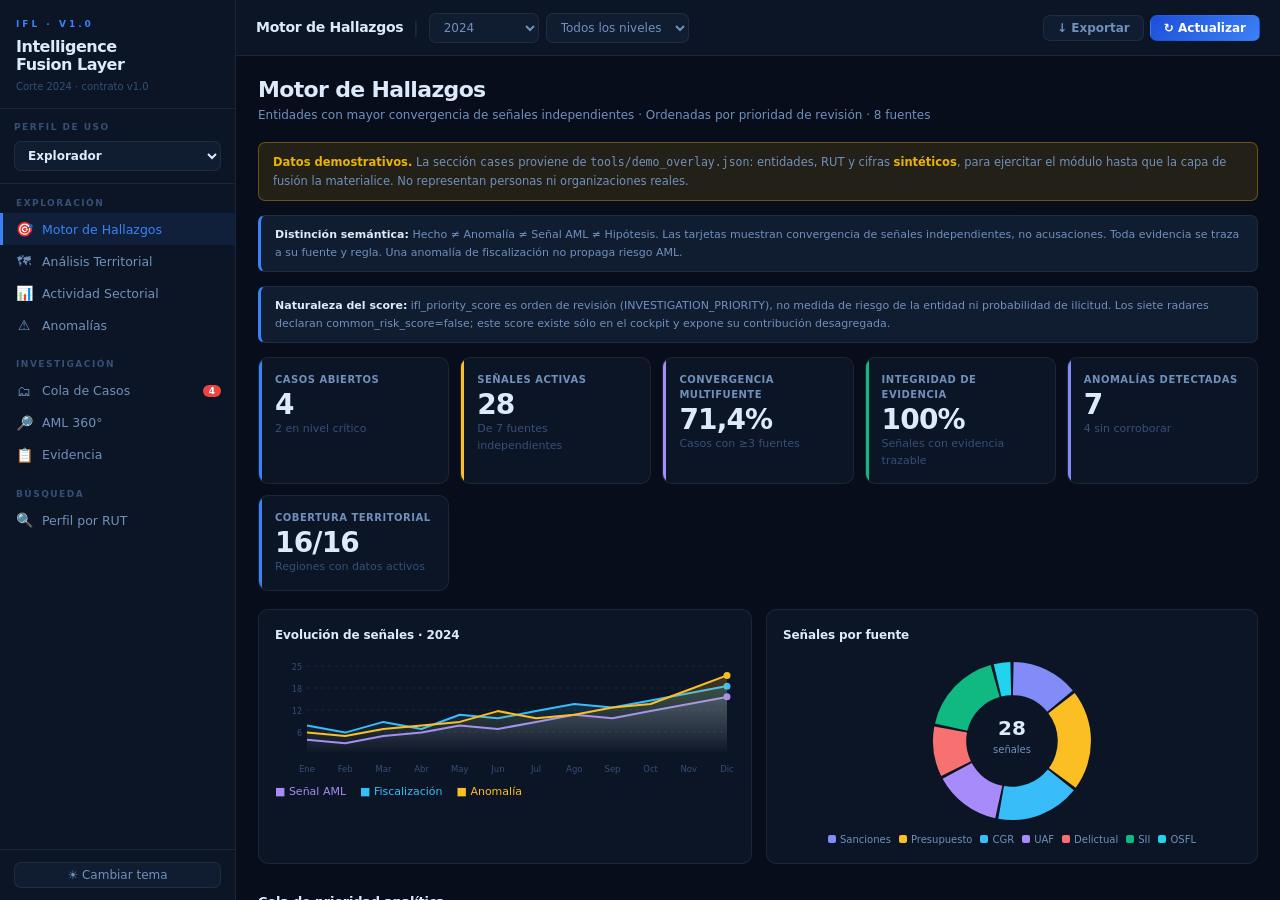
<file: app/index.html>
<!doctype html>
<html lang="es" data-theme="dark">
<head>
  <meta charset="utf-8">
  <meta name="viewport" content="width=device-width,initial-scale=1">
  <title>IFL Cockpit · Intelligence Fusion Layer</title>
  <meta name="description" content="Cockpit analítico del ecosistema de radares OSINT con enfoque AML/LA-FT.">
  <link rel="icon" href="data:image/svg+xml,%3Csvg xmlns='http://www.w3.org/2000/svg' viewBox='0 0 32 32'%3E%3Ccircle cx='16' cy='16' r='14' fill='%230c1525'/%3E%3Ccircle cx='16' cy='16' r='9' fill='none' stroke='%233b82f6' stroke-width='2.5'/%3E%3Ccircle cx='16' cy='16' r='3' fill='%23ef4444'/%3E%3C/svg%3E">
  <link rel="stylesheet" href="assets/cockpit.css">
</head>
<body>
  <aside id="sb">
    <div class="brand">
      <div class="brand-tag">IFL · v1.0</div>
      <div class="brand-name">Intelligence<br>Fusion Layer</div>
      <div class="brand-ver" id="brand-ver">Cargando contrato…</div>
    </div>

    <div class="persona-box">
      <div class="persona-lbl">Perfil de uso</div>
      <select class="persona-sel" id="persona" aria-label="Perfil de uso"></select>
    </div>

    <nav id="nav" aria-label="Módulos"></nav>

    <div class="sb-foot">
      <button class="fbtn" id="theme" style="width:100%;display:flex;justify-content:center;gap:6px">
        ☀ Cambiar tema
      </button>
    </div>
  </aside>

  <main id="main">
    <header id="tb">
      <span id="tb-title">Motor de Hallazgos</span>
      <span id="tb-sep">|</span>
      <div class="fbr">
        <select class="fsel" aria-label="Período"><option>2024</option><option>2023</option><option>2022–2024</option></select>
        <select class="fsel" aria-label="Nivel"><option>Todos los niveles</option><option>Crítico ≥80</option><option>Alto 60–79</option><option>Medio 40–59</option></select>
      </div>
      <div class="tb-acts">
        <button class="btn">↓ Exportar</button>
        <button class="btn btn-p">↻ Actualizar</button>
      </div>
    </header>
    <div id="ct"></div>
  </main>

  <script type="module" src="assets/cockpit.js"></script>
</body>
</html>
</file>
<file: app/assets/cockpit.css>
/* IFL Cockpit v1 · sistema de diseño
   Tema oscuro por defecto; claro por preferencia del sistema o por selector.
   Toda la paleta se define en :root; los bloques de tema sólo la redefinen. */

:root {
  --bg:#070d1a; --s1:#0c1525; --s2:#101c30; --s3:#162540;
  --bd:rgba(255,255,255,.07); --bds:#1e3050;
  --tx:#ddeafc; --tx2:#7090bc; --txm:#354f78;
  --ac:#3b82f6; --ac2:#1d4ed8; --acg:linear-gradient(135deg,#1d4ed8,#3b82f6);

  /* Semáforo de estado y nivel */
  --cr:#ef4444; --cr-bg:rgba(239,68,68,.12);
  --ch:#f97316; --ch-bg:rgba(249,115,22,.12);
  --cm:#eab308; --cm-bg:rgba(234,179,8,.12);
  --cl:#22c55e; --cl-bg:rgba(34,197,94,.12);
  --nd:#64748b; --nd-bg:rgba(100,116,139,.12);

  /* Color propio por fuente: la identidad visual del ecosistema */
  --sii:#10b981; --sii-bg:rgba(16,185,129,.15); --sii-tx:#34d399;
  --uaf:#a78bfa; --uaf-bg:rgba(167,139,250,.15); --uaf-tx:#c4b5fd;
  --cgr:#38bdf8; --cgr-bg:rgba(56,189,248,.15); --cgr-tx:#7dd3fc;
  --del:#f87171; --del-bg:rgba(248,113,113,.15); --del-tx:#fca5a5;
  --pre:#fbbf24; --pre-bg:rgba(251,191,36,.15); --pre-tx:#fcd34d;
  --san:#818cf8; --san-bg:rgba(129,140,248,.15); --san-tx:#a5b4fc;
  --osl:#22d3ee; --osl-bg:rgba(34,211,238,.15); --osl-tx:#67e8f9;
  --ctx:#94a3b8; --ctx-bg:rgba(148,163,184,.15); --ctx-tx:#cbd5e1;

  --sid:236px; --top:56px; --rad:10px; --rad-sm:7px;
  --mono:'SF Mono',SFMono-Regular,Menlo,Consolas,monospace;
}

@media (prefers-color-scheme: light) {
  :root:not([data-theme=dark]) {
    --bg:#f0f4fb; --s1:#fff; --s2:#f5f8fe; --s3:#eaf0fb;
    --bd:rgba(0,0,0,.07); --bds:#d0daea;
    --tx:#0d1e3a; --tx2:#3d5278; --txm:#8098b8;
    --ac:#1d4ed8; --ac2:#1e40af;
    --cr:#dc2626; --cr-bg:rgba(220,38,38,.09);
    --ch:#ea580c; --ch-bg:rgba(234,88,12,.09);
    --cm:#ca8a04; --cm-bg:rgba(202,138,4,.09);
    --cl:#16a34a; --cl-bg:rgba(22,163,74,.09);
    --nd:#64748b; --nd-bg:rgba(100,116,139,.09);
    --sii:#059669; --sii-bg:rgba(5,150,105,.1);  --sii-tx:#047857;
    --uaf:#7c3aed; --uaf-bg:rgba(124,58,237,.1); --uaf-tx:#6d28d9;
    --cgr:#0284c7; --cgr-bg:rgba(2,132,199,.1);  --cgr-tx:#0369a1;
    --del:#dc2626; --del-bg:rgba(220,38,38,.1);  --del-tx:#b91c1c;
    --pre:#b45309; --pre-bg:rgba(180,83,9,.1);   --pre-tx:#92400e;
    --san:#4338ca; --san-bg:rgba(67,56,202,.1);  --san-tx:#3730a3;
    --osl:#0e7490; --osl-bg:rgba(14,116,144,.1); --osl-tx:#155e75;
    --ctx:#475569; --ctx-bg:rgba(71,85,105,.1);  --ctx-tx:#334155;
  }
}

:root[data-theme=light] {
  --bg:#f0f4fb; --s1:#fff; --s2:#f5f8fe; --s3:#eaf0fb;
  --bd:rgba(0,0,0,.07); --bds:#d0daea;
  --tx:#0d1e3a; --tx2:#3d5278; --txm:#8098b8;
  --ac:#1d4ed8; --ac2:#1e40af;
  --cr:#dc2626; --cr-bg:rgba(220,38,38,.09);
  --ch:#ea580c; --ch-bg:rgba(234,88,12,.09);
  --cm:#ca8a04; --cm-bg:rgba(202,138,4,.09);
  --cl:#16a34a; --cl-bg:rgba(22,163,74,.09);
  --nd:#64748b; --nd-bg:rgba(100,116,139,.09);
  --sii:#059669; --sii-bg:rgba(5,150,105,.1);  --sii-tx:#047857;
  --uaf:#7c3aed; --uaf-bg:rgba(124,58,237,.1); --uaf-tx:#6d28d9;
  --cgr:#0284c7; --cgr-bg:rgba(2,132,199,.1);  --cgr-tx:#0369a1;
  --del:#dc2626; --del-bg:rgba(220,38,38,.1);  --del-tx:#b91c1c;
  --pre:#b45309; --pre-bg:rgba(180,83,9,.1);   --pre-tx:#92400e;
  --san:#4338ca; --san-bg:rgba(67,56,202,.1);  --san-tx:#3730a3;
  --osl:#0e7490; --osl-bg:rgba(14,116,144,.1); --osl-tx:#155e75;
  --ctx:#475569; --ctx-bg:rgba(71,85,105,.1);  --ctx-tx:#334155;
}

*,*::before,*::after { box-sizing:border-box; margin:0; padding:0 }

body {
  font-family:Inter,system-ui,-apple-system,'Segoe UI',Roboto,sans-serif;
  background:var(--bg); color:var(--tx);
  display:flex; height:100vh; overflow:hidden; font-size:13px; line-height:1.5;
}

/* ── Barra lateral ─────────────────────────────────────────── */
#sb { width:var(--sid); background:var(--s1); display:flex; flex-direction:column;
      flex-shrink:0; overflow-y:auto; z-index:50; border-right:1px solid var(--bd) }
.brand { padding:18px 16px 14px; border-bottom:1px solid var(--bd) }
.brand-tag { font-size:9px; letter-spacing:3px; color:var(--ac); font-weight:800;
             text-transform:uppercase; margin-bottom:6px }
.brand-name { font-size:16px; font-weight:800; line-height:1.15; letter-spacing:-.03em }
.brand-ver { font-size:10px; color:var(--txm); margin-top:5px; font-variant-numeric:tabular-nums }

.persona-box { padding:12px 14px; border-bottom:1px solid var(--bd) }
.persona-lbl { font-size:9px; font-weight:700; letter-spacing:1.5px; color:var(--txm);
               text-transform:uppercase; margin-bottom:6px }
.persona-sel { width:100%; border:1px solid var(--bd); border-radius:var(--rad-sm);
               padding:6px 9px; font-size:12px; color:var(--tx); background:var(--s2);
               cursor:pointer; font-family:inherit; font-weight:600 }

.nav-sec { padding:4px 0 }
.nav-lbl { padding:9px 16px 3px; font-size:9px; font-weight:700; letter-spacing:1.5px;
           color:var(--txm); text-transform:uppercase }
.ni { display:flex; align-items:center; gap:9px; padding:8px 14px 8px 12px; cursor:pointer;
      border:none; background:0 0; color:var(--tx2); width:100%; text-align:left;
      font-size:12.5px; transition:.12s; border-left:3px solid transparent;
      font-family:inherit; font-weight:500 }
.ni:hover { background:rgba(59,130,246,.07); color:var(--tx) }
.ni.on { background:rgba(59,130,246,.1); color:var(--ac); border-left-color:var(--ac) }
.ni-ic { font-size:14px; width:18px; text-align:center; flex-shrink:0 }
.ni-bd { margin-left:auto; background:var(--cr); color:#fff; font-size:9px; font-weight:800;
         padding:1px 5px; border-radius:99px; min-width:18px; text-align:center }
.ni-bd.warn { background:var(--ch) }

.sb-foot { margin-top:auto; padding:12px 14px; border-top:1px solid var(--bd) }

/* ── Estructura principal ──────────────────────────────────── */
#main { flex:1; display:flex; flex-direction:column; overflow:hidden }
#tb { height:var(--top); background:var(--s1); border-bottom:1px solid var(--bd);
      display:flex; align-items:center; padding:0 20px; gap:10px; flex-shrink:0 }
#tb-title { font-size:14px; font-weight:700; letter-spacing:-.02em }
#tb-sep { color:var(--bds); font-size:16px }
#ct { flex:1; overflow-y:auto; padding:22px }

.mh { margin-bottom:18px }
.mh h1 { font-size:22px; font-weight:800; letter-spacing:-.03em; line-height:1.1 }
.mh p { font-size:12px; color:var(--tx2); margin-top:4px }

/* ── Controles ─────────────────────────────────────────────── */
.fsel, .sinp { border:1px solid var(--bd); border-radius:var(--rad-sm); padding:6px 10px;
               font-size:12px; color:var(--tx); background:var(--s2); font-family:inherit }
.fsel { cursor:pointer; color:var(--tx2); font-weight:500 }
.sinp:focus { outline:none; border-color:rgba(59,130,246,.5); box-shadow:0 0 0 3px rgba(59,130,246,.1) }
.fbr { display:flex; align-items:center; gap:7px; flex-wrap:wrap }
.tb-acts { margin-left:auto; display:flex; gap:6px }
.btn { padding:5px 13px; border-radius:var(--rad-sm); font-size:12px; font-weight:600;
       cursor:pointer; border:1px solid var(--bd); background:var(--s2); color:var(--tx2);
       font-family:inherit; transition:.12s }
.btn:hover { border-color:rgba(59,130,246,.3); color:var(--ac) }
.btn-p { background:var(--acg); color:#fff; border-color:transparent }
.btn-p:hover { opacity:.9; color:#fff }
.fbtn { border:1px solid var(--bd); border-radius:var(--rad-sm); padding:5px 12px; font-size:12px;
        cursor:pointer; background:var(--s2); color:var(--tx2); font-family:inherit;
        transition:.12s; font-weight:500 }
.fbtn.on, .fbtn:hover { background:rgba(59,130,246,.12); border-color:rgba(59,130,246,.3); color:var(--ac) }

/* ── Rejillas y tarjetas ───────────────────────────────────── */
.krow { display:grid; grid-template-columns:repeat(auto-fit,minmax(158px,1fr)); gap:11px; margin-bottom:18px }
.kpi { background:var(--s1); border-radius:var(--rad); padding:14px 16px; border:1px solid var(--bd);
       position:relative; overflow:hidden }
.kpi::before { content:''; position:absolute; top:0; left:0; width:3px; height:100%; background:var(--kc,var(--ac)) }
.kpi.sii{--kc:var(--sii)} .kpi.uaf{--kc:var(--uaf)} .kpi.cgr{--kc:var(--cgr)}
.kpi.del{--kc:var(--del)} .kpi.pre{--kc:var(--pre)} .kpi.san{--kc:var(--san)}
.kpi.osl{--kc:var(--osl)} .kpi.ctx{--kc:var(--ctx)} .kpi.acc{--kc:var(--ac)}
.kpi.ok{--kc:var(--cl)} .kpi.warn{--kc:var(--ch)} .kpi.crit{--kc:var(--cr)} .kpi.nodata{--kc:var(--nd)}
.kl { font-size:10px; color:var(--tx2); font-weight:600; text-transform:uppercase; letter-spacing:.5px }
.kv { font-size:28px; font-weight:800; margin:4px 0 2px; font-variant-numeric:tabular-nums;
      letter-spacing:-.03em; line-height:1 }
.kv.nodata { color:var(--nd) }
.ks { font-size:11px; color:var(--txm) }
.ksp { position:absolute; bottom:10px; right:12px; opacity:.7 }

.card { background:var(--s1); border-radius:var(--rad); border:1px solid var(--bd); padding:16px; margin-bottom:14px }
.ct { font-size:12px; font-weight:700; margin-bottom:12px; letter-spacing:-.01em }
.g2 { display:grid; grid-template-columns:1fr 1fr; gap:14px; margin-bottom:14px }
.g3 { display:grid; grid-template-columns:repeat(3,1fr); gap:14px; margin-bottom:14px }
.g12 { display:grid; grid-template-columns:1fr 2fr; gap:14px; margin-bottom:14px }
.g21 { display:grid; grid-template-columns:2fr 1fr; gap:14px; margin-bottom:14px }

/* ── Insignias ─────────────────────────────────────────────── */
.bd { display:inline-flex; align-items:center; padding:2px 8px; border-radius:5px;
      font-size:10px; font-weight:700 }
.bd.sii{background:var(--sii-bg);color:var(--sii-tx)} .bd.uaf{background:var(--uaf-bg);color:var(--uaf-tx)}
.bd.cgr{background:var(--cgr-bg);color:var(--cgr-tx)} .bd.del{background:var(--del-bg);color:var(--del-tx)}
.bd.pre{background:var(--pre-bg);color:var(--pre-tx)} .bd.san{background:var(--san-bg);color:var(--san-tx)}
.bd.osl{background:var(--osl-bg);color:var(--osl-tx)} .bd.ctx{background:var(--ctx-bg);color:var(--ctx-tx)}

.rk { display:inline-flex; align-items:center; gap:3px; padding:2px 9px; border-radius:5px;
      font-size:11px; font-weight:700 }
.rk.cr{background:var(--cr-bg);color:var(--cr)} .rk.hi{background:var(--ch-bg);color:var(--ch)}
.rk.md{background:var(--cm-bg);color:var(--cm)} .rk.lo{background:var(--cl-bg);color:var(--cl)}
.rk.nd{background:var(--nd-bg);color:var(--nd)}

/* Estado del caso */
.st { display:inline-flex; padding:2px 9px; border-radius:5px; font-size:10px; font-weight:700;
      text-transform:uppercase; letter-spacing:.4px }
.st.DETECTADO{background:var(--nd-bg);color:var(--nd)}
.st.EN_REVISION{background:var(--cgr-bg);color:var(--cgr-tx)}
.st.CORROBORADO{background:var(--ch-bg);color:var(--ch)}
.st.ESCALADO{background:var(--cr-bg);color:var(--cr)}
.st.DESCARTADO{background:var(--cl-bg);color:var(--cl)}

/* ── Tablas ────────────────────────────────────────────────── */
.dtbl { width:100%; border-collapse:collapse; font-size:12px }
.dtbl th { padding:8px 10px; text-align:left; font-size:10px; font-weight:700; color:var(--tx2);
           text-transform:uppercase; letter-spacing:.5px; border-bottom:1px solid var(--bd);
           background:var(--s2); white-space:nowrap }
.dtbl td { padding:9px 10px; border-bottom:1px solid var(--bd) }
.dtbl tr:last-child td { border-bottom:none }
.dtbl tbody tr:hover td { background:var(--s2) }
.num { text-align:right; font-variant-numeric:tabular-nums }
.scroll-x { overflow-x:auto }

/* ── Tarjeta de caso ───────────────────────────────────────── */
.hcard { background:var(--s1); border-radius:var(--rad); border:1px solid var(--bd); padding:16px;
         margin-bottom:13px; transition:box-shadow .18s,transform .18s }
.hcard:hover { box-shadow:0 4px 24px rgba(0,0,0,.18); transform:translateY(-1px) }
.hcard.cr{border-top:2px solid var(--cr)} .hcard.hi{border-top:2px solid var(--ch)}
.hcard.md{border-top:2px solid var(--cm)} .hcard.lo{border-top:2px solid var(--cl)}
.htop { display:flex; justify-content:space-between; align-items:flex-start; margin-bottom:11px }
.hid h3 { font-size:14px; font-weight:700; letter-spacing:-.02em }
.hid .rut { font-size:11px; color:var(--txm); margin-top:2px; font-family:var(--mono) }
.hid .metas { margin-top:7px; display:flex; gap:5px; flex-wrap:wrap; align-items:center }
.hscore { text-align:center; flex-shrink:0; margin-left:14px }
.sigs { display:flex; flex-wrap:wrap; gap:5px; margin-bottom:11px }
.sc { display:inline-flex; align-items:center; gap:3px; padding:3px 9px; border-radius:5px;
      font-size:11px; font-weight:500; border:1px solid }
.sc .rid { font-family:var(--mono); font-size:9.5px; opacity:.75 }
.hyp { background:var(--s2); border-radius:var(--rad-sm); padding:10px 13px; margin-bottom:9px;
       border-left:3px solid var(--ac) }
.hyp-lbl { font-size:9px; font-weight:800; color:var(--ac); text-transform:uppercase;
           letter-spacing:1px; margin-bottom:4px }
.hyp-tx { font-size:12px; color:var(--tx2); line-height:1.6 }
.nxt { display:flex; flex-wrap:wrap; gap:4px }
.nxt-s { background:var(--s2); padding:3px 9px; border-radius:5px; font-size:11px;
         color:var(--tx2); border:1px solid var(--bd) }

/* ── Guardrail ─────────────────────────────────────────────── */
.gr { background:var(--s2); border:1px solid var(--bd); border-left:3px solid var(--ac);
      border-radius:var(--rad-sm); padding:10px 14px; font-size:11px; color:var(--tx2);
      margin-bottom:14px; line-height:1.6 }
.gr strong { color:var(--tx) }

/* ── Varios ────────────────────────────────────────────────── */
.pb { height:5px; background:var(--bd); border-radius:99px; overflow:hidden }
.pf { height:100%; border-radius:99px }
.rrow { display:flex; align-items:center; gap:8px; padding:6px 0; border-bottom:1px solid var(--bd) }
.rrow:last-child { border-bottom:none }
.rname { width:160px; font-size:12px; flex-shrink:0; font-weight:500 }
.rbw { flex:1 } .rval { width:52px; text-align:right; font-size:12px; font-weight:800; font-variant-numeric:tabular-nums }
.rct { width:56px; text-align:right; font-size:11px; color:var(--txm) }

.ac { background:var(--s1); border-radius:var(--rad); border:1px solid var(--bd); padding:14px; margin-bottom:10px }
.ah { display:flex; justify-content:space-between; align-items:flex-start; margin-bottom:8px }
.at { font-size:13px; font-weight:700; letter-spacing:-.01em }
.adesc { font-size:12px; color:var(--tx2); margin-bottom:8px; line-height:1.6 }
.aev { font-size:11px; color:var(--txm); font-family:var(--mono) }

code.rut, code.mono { font-family:var(--mono); font-size:11.5px; color:var(--tx2) }
.chip { display:inline-block; padding:2px 7px; border-radius:4px; background:var(--s2);
        border:1px solid var(--bd); font-family:var(--mono); font-size:10.5px; color:var(--ac) }
.nodata-cell { color:var(--nd) }

.banner { border-radius:var(--rad-sm); padding:10px 14px; font-size:11.5px; line-height:1.6;
          margin-bottom:14px; border:1px solid }
.banner.demo { background:var(--cm-bg); border-color:rgba(234,179,8,.35); color:var(--tx2) }
.banner.demo strong { color:var(--cm) }
.banner.err { background:var(--cr-bg); border-color:rgba(239,68,68,.35); color:var(--tx2) }
.banner.err strong { color:var(--cr) }

@media (max-width:900px) {
  .g2,.g3,.g12,.g21 { grid-template-columns:1fr }
  #sb { width:200px }
}
</file>
